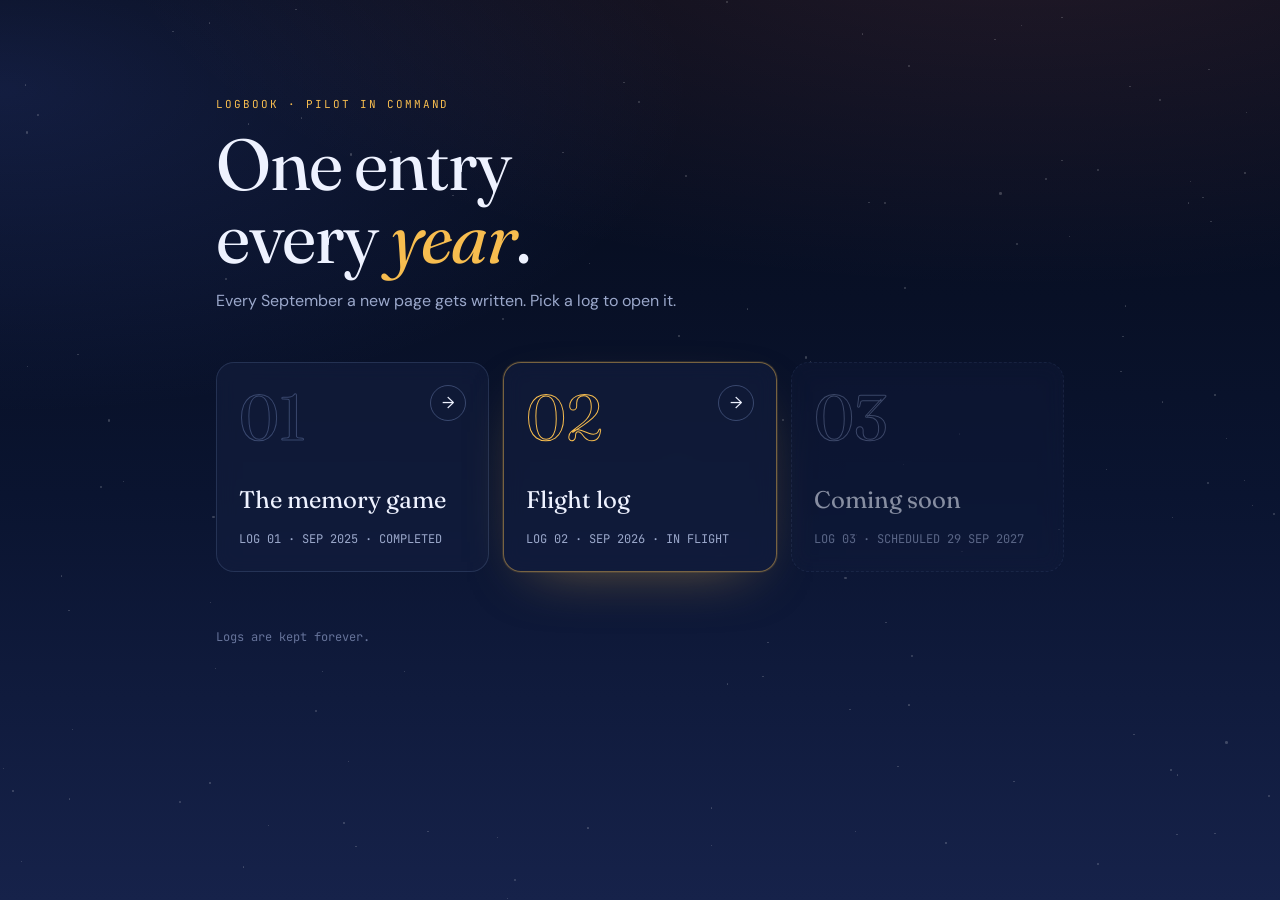
<file: index.html>
<!DOCTYPE html>
<html lang="en">
<head>
  <meta charset="UTF-8">
  <meta name="viewport" content="width=device-width, initial-scale=1.0, viewport-fit=cover">
  <title>Logbook</title>
  <meta name="description" content="Flight logbook.">
  <meta name="theme-color" content="#050a17">
  <meta name="robots" content="noindex, nofollow">
  <link rel="icon" href="data:image/svg+xml,<svg xmlns='http://www.w3.org/2000/svg' viewBox='0 0 24 24'><path fill='%23f7bd4f' d='M21 16v-2l-8-5V3.5a1.5 1.5 0 0 0-3 0V9l-8 5v2l8-2.5V19l-2 1.5V22l3.5-1 3.5 1v-1.5L13 19v-5.5z'/></svg>">
  <link rel="preconnect" href="https://fonts.googleapis.com">
  <link rel="preconnect" href="https://fonts.gstatic.com" crossorigin>
  <link href="https://fonts.googleapis.com/css2?family=DM+Sans:opsz,wght@9..40,400;9..40,500;9..40,700&family=Fraunces:ital,opsz,wght@0,9..144,400;0,9..144,600;1,9..144,400&family=JetBrains+Mono:wght@400;600&display=swap" rel="stylesheet">
  <link rel="stylesheet" href="assets/theme.css">
  <style>
    main {
      position: relative; z-index: 1;
      max-width: 880px; margin: 0 auto;
      padding: clamp(48px, 10vh, 110px) var(--gutter) 64px;
    }
    header h1 {
      font-family: var(--font-display);
      font-weight: 400;
      font-size: clamp(40px, 9vw, 72px);
      line-height: 1.02;
      margin: 12px 0 14px;
      letter-spacing: -0.02em;
    }
    header h1 em { color: var(--amber); font-style: italic; }
    header p { color: var(--muted); max-width: 46ch; margin: 0; }

    .entries {
      list-style: none; padding: 0; margin: 48px 0 0;
      display: grid; gap: 14px;
      grid-template-columns: repeat(auto-fit, minmax(240px, 1fr));
    }
    .entry {
      position: relative;
      display: flex; flex-direction: column; gap: 10px;
      min-height: 210px;
      padding: 22px;
      border: 1px solid var(--line);
      border-radius: var(--radius);
      background: var(--panel);
      backdrop-filter: blur(10px);
      -webkit-backdrop-filter: blur(10px);
      text-decoration: none;
      transition: transform .5s var(--ease-out), border-color .3s, background .3s;
    }
    a.entry:hover { transform: translateY(-4px); border-color: var(--line-strong); background: var(--panel-strong); }
    .entry .num {
      font-family: var(--font-display); font-size: 64px; line-height: 1;
      color: transparent; -webkit-text-stroke: 1px var(--line-strong);
    }
    .entry h2 { font-family: var(--font-display); font-weight: 400; font-size: 24px; margin: auto 0 0; }
    .entry .meta { font-family: var(--font-mono); font-size: 12px; color: var(--muted); }
    .entry .go {
      position: absolute; top: 22px; right: 22px;
      width: 36px; height: 36px; border-radius: 50%;
      display: grid; place-items: center;
      border: 1px solid var(--line-strong);
      transition: background .3s, color .3s;
    }
    a.entry:hover .go { background: var(--amber); color: var(--sky-0); }
    .entry.current { border-color: rgba(247, 189, 79, 0.45); box-shadow: 0 0 0 1px rgba(247,189,79,.12), 0 20px 60px -30px rgba(247, 189, 79, 0.5); }
    .entry.current .num { -webkit-text-stroke-color: var(--amber); }
    .entry.future { opacity: .55; border-style: dashed; }
    .entry.future .num { -webkit-text-stroke-color: var(--faint); }

    footer { margin-top: 56px; color: var(--faint); font-family: var(--font-mono); font-size: 12px; }
  </style>
</head>
<body>
  <main>
    <header>
      <span class="label">Logbook · Pilot in command</span>
      <h1>One entry<br>every <em>year</em>.</h1>
      <p>Every September a new page gets written. Pick a log to open it.</p>
    </header>

    <ol class="entries">
      <li>
        <a class="entry" href="2025-year2-memory-game/">
          <span class="num">01</span>
          <span class="go" aria-hidden="true">→</span>
          <h2>The memory game</h2>
          <span class="meta">LOG 01 · SEP 2025 · COMPLETED</span>
        </a>
      </li>
      <li>
        <a class="entry current" href="year3/">
          <span class="num">02</span>
          <span class="go" aria-hidden="true">→</span>
          <h2>Flight log</h2>
          <span class="meta">LOG 02 · SEP 2026 · IN FLIGHT</span>
        </a>
      </li>
      <li>
        <div class="entry future" aria-disabled="true">
          <span class="num">03</span>
          <h2>Coming soon</h2>
          <span class="meta">LOG 03 · SCHEDULED 29 SEP 2027</span>
        </div>
      </li>
    </ol>

    <footer>Logs are kept forever.</footer>
  </main>
  <script src="assets/sky.js"></script>
</body>
</html>
</file>
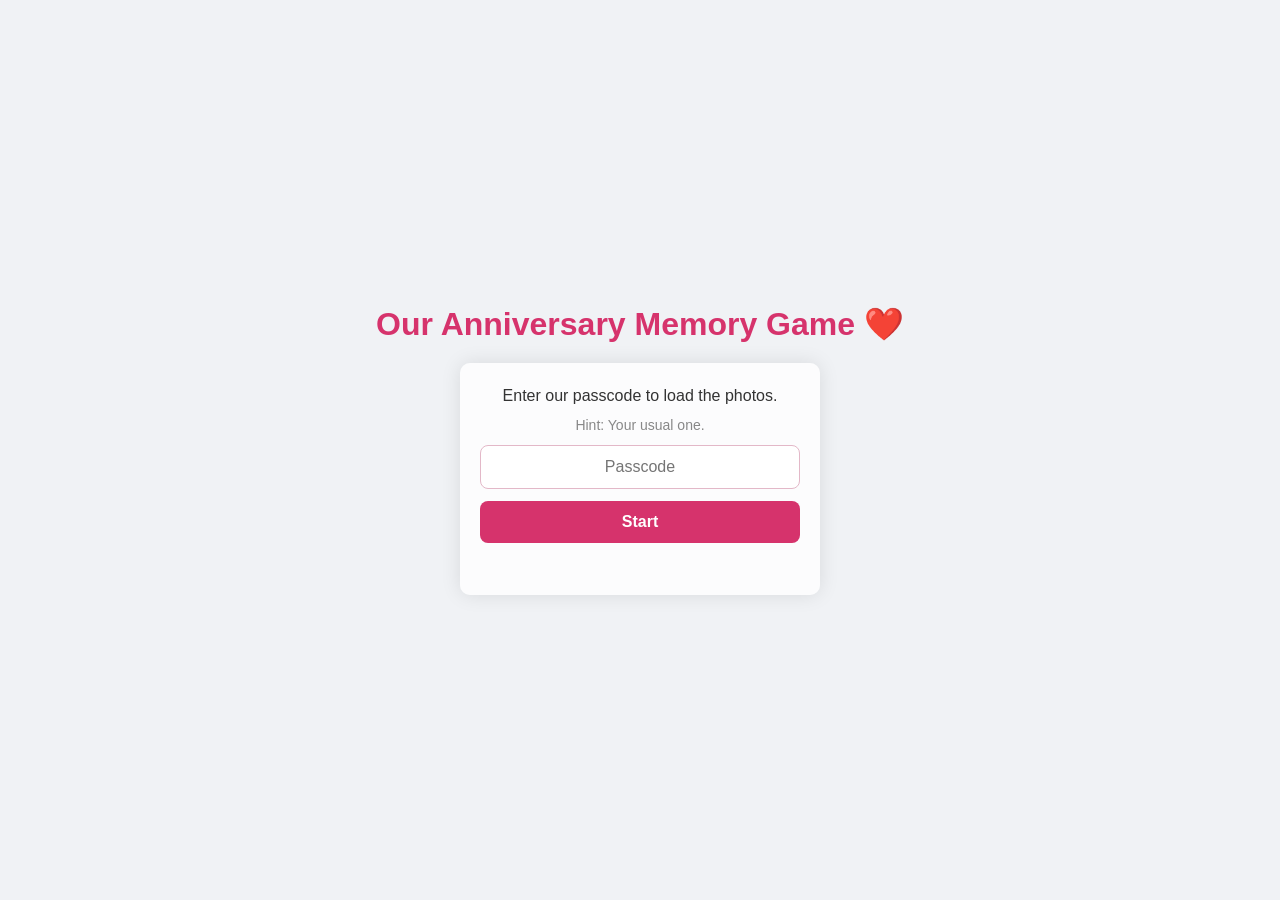
<file: 2025-year2-memory-game/index.html>
<!DOCTYPE html>
<html lang="en">
<head>
    <meta charset="UTF-8">
    <meta name="viewport" content="width=device-width, initial-scale=1.0">
    <title>Our Memory Game</title>
    <link rel="stylesheet" href="style.css">
</head>
<body>
    <h1>Our Anniversary Memory Game ❤️</h1>

    <div class="floating-elements"></div>

    <form class="unlock" id="unlock">
        <p>Enter our passcode to load the photos.</p>
        <p class="hint" id="hint"></p>
        <input id="pass" type="password" autocomplete="off" autocapitalize="off" spellcheck="false" placeholder="Passcode" aria-label="Passcode">
        <button type="submit">Start</button>
        <p class="error" id="error" role="alert"></p>
    </form>

    <section class="memory-game" hidden>
        </section>

    <script src="script.js"></script>
</body>
</html>
</file>
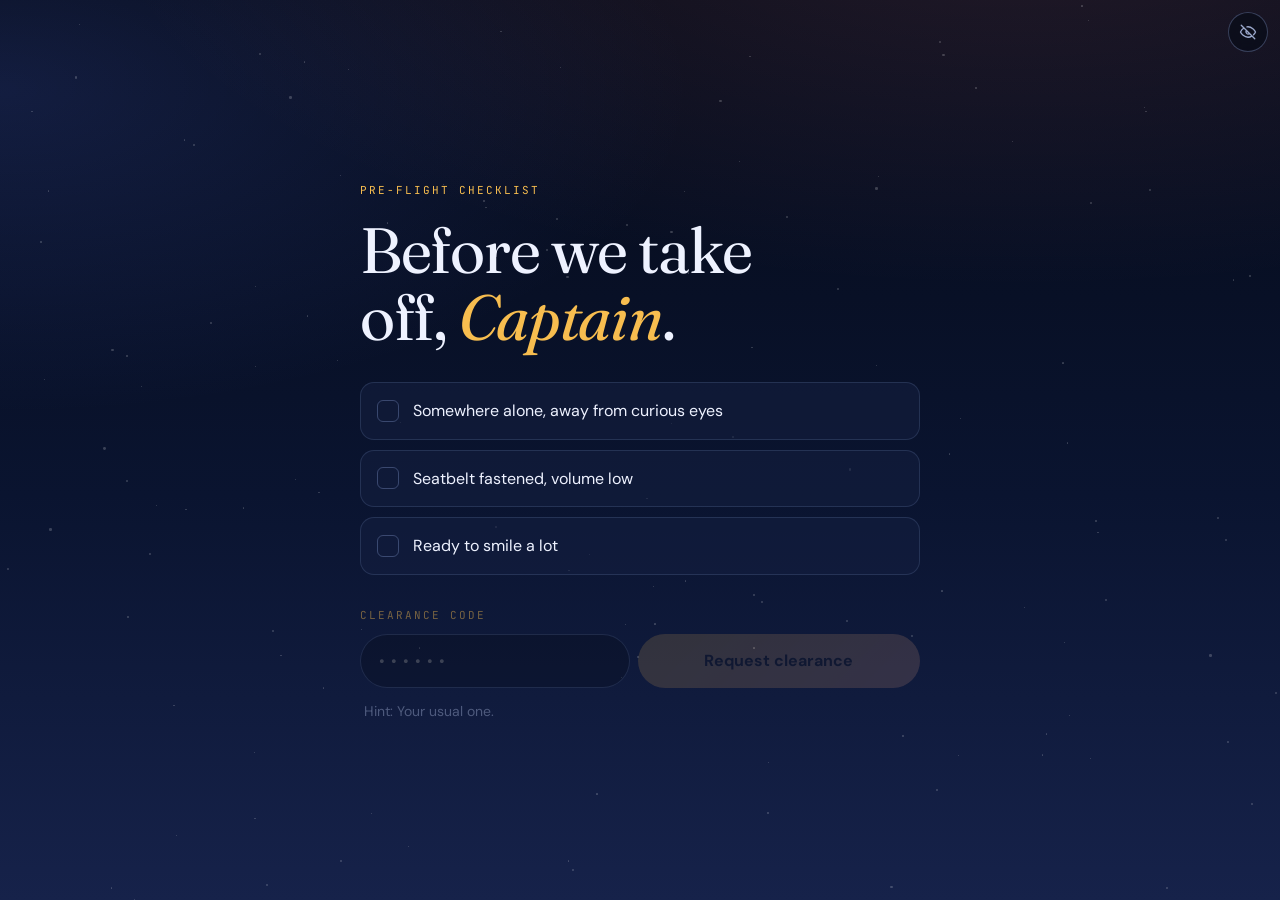
<file: year3/index.html>
<!DOCTYPE html>
<html lang="en">
<head>
  <meta charset="UTF-8">
  <meta name="viewport" content="width=device-width, initial-scale=1.0, viewport-fit=cover">
  <title>Flight Notes</title>
  <meta name="description" content="Flight planning notes.">
  <meta name="theme-color" content="#050a17">
  <meta name="robots" content="noindex, nofollow">
  <link rel="icon" href="data:image/svg+xml,<svg xmlns='http://www.w3.org/2000/svg' viewBox='0 0 24 24'><path fill='%23f7bd4f' d='M21 16v-2l-8-5V3.5a1.5 1.5 0 0 0-3 0V9l-8 5v2l8-2.5V19l-2 1.5V22l3.5-1 3.5 1v-1.5L13 19v-5.5z'/></svg>">
  <link rel="preconnect" href="https://fonts.googleapis.com">
  <link rel="preconnect" href="https://fonts.gstatic.com" crossorigin>
  <link href="https://fonts.googleapis.com/css2?family=DM+Sans:opsz,wght@9..40,400;9..40,500;9..40,700&family=Fraunces:ital,opsz,wght@0,9..144,400;0,9..144,600;1,9..144,400&family=JetBrains+Mono:wght@400;600&display=swap" rel="stylesheet">
  <link rel="stylesheet" href="../assets/theme.css">
  <link rel="stylesheet" href="style.css">
</head>
<body>
  <!-- Quick hide: one tap swaps to boring study notes. -->
  <button id="hide-btn" class="hide-btn" type="button" aria-label="Quick hide" title="Quick hide">
    <svg viewBox="0 0 24 24" width="18" height="18" aria-hidden="true"><path fill="none" stroke="currentColor" stroke-width="1.8" stroke-linecap="round" stroke-linejoin="round" d="M3 3l18 18M10.6 5.1A9.8 9.8 0 0 1 12 5c5 0 9 4.5 10 7-.4 1-1.3 2.4-2.6 3.7M6.6 6.6C4.4 8 2.9 10 2 12c1 2.5 5 7 10 7 1.9 0 3.6-.6 5.1-1.5M9.9 9.9a3 3 0 0 0 4.2 4.2"/></svg>
  </button>

  <div id="decoy" class="decoy" hidden>
    <article class="decoy-page">
      <p class="decoy-crumb">Ground School / Meteorology / Week 6</p>
      <h1 id="decoy-title" class="decoy-title">METAR decoding — revision notes</h1>
      <p class="decoy-meta">Last edited 2 days ago</p>

      <h2>Example</h2>
      <pre>OMDB 291400Z 33012KT 9999 FEW040 36/18 Q1004 NOSIG</pre>
      <table>
        <tr><th>OMDB</th><td>Station — Dubai International</td></tr>
        <tr><th>291400Z</th><td>Day 29, 1400 UTC</td></tr>
        <tr><th>33012KT</th><td>Wind from 330° at 12 knots</td></tr>
        <tr><th>9999</th><td>Visibility 10 km or more</td></tr>
        <tr><th>FEW040</th><td>Few clouds at 4,000 ft</td></tr>
        <tr><th>36/18</th><td>Temperature 36 °C, dew point 18 °C</td></tr>
        <tr><th>Q1004</th><td>QNH 1004 hPa</td></tr>
        <tr><th>NOSIG</th><td>No significant change expected</td></tr>
      </table>

      <h2>To revise</h2>
      <ul>
        <li>QNH vs QFE — which one reads zero on the runway?</li>
        <li>CAVOK conditions: vis ≥ 10 km, no cloud below 5,000 ft, no CB/TCU</li>
        <li>Density altitude on hot days → longer takeoff roll</li>
        <li>TAF validity periods and PROB30/PROB40</li>
      </ul>

      <h2>Before takeoff checklist</h2>
      <ol>
        <li>Flight controls — free and correct</li>
        <li>Instruments — set and checked</li>
        <li>Fuel — on, sufficient</li>
        <li>Flaps — set for takeoff</li>
        <li>Harness — secure, doors closed</li>
      </ol>
    </article>
  </div>

  <div id="app">
    <!-- 1. Countdown until midnight (India time) on the anniversary -->
    <section id="screen-countdown" class="screen" hidden>
      <div class="screen-inner">
        <span class="label">Flight notes · Entry 02</span>
        <h1 class="display">Boarding opens at <em>midnight</em>.</h1>
        <div class="countdown" role="timer" aria-live="off">
          <div><span id="cd-d">00</span><small>days</small></div>
          <div><span id="cd-h">00</span><small>hrs</small></div>
          <div><span id="cd-m">00</span><small>min</small></div>
          <div><span id="cd-s">00</span><small>sec</small></div>
        </div>
      </div>
    </section>

    <!-- 2. Pre-flight checklist + passcode -->
    <section id="screen-checklist" class="screen" hidden>
      <div class="screen-inner">
        <span class="label">Pre-flight checklist</span>
        <h1 class="display">Before we take off, <em>Captain</em>.</h1>
        <ul class="checklist">
          <li><button type="button" role="checkbox" aria-checked="false"><span class="box"></span>Somewhere alone, away from curious eyes</button></li>
          <li><button type="button" role="checkbox" aria-checked="false"><span class="box"></span>Seatbelt fastened, volume low</button></li>
          <li><button type="button" role="checkbox" aria-checked="false"><span class="box"></span>Ready to smile a lot</button></li>
        </ul>
        <form id="pass-form" class="pass-form" autocomplete="off">
          <label for="pass" class="label">Clearance code</label>
          <div class="pass-row">
            <input id="pass" type="password" inputmode="text" autocapitalize="off" autocorrect="off" spellcheck="false" placeholder="••••••" disabled>
            <button type="submit" class="btn-primary" disabled>Request clearance</button>
          </div>
          <p id="pass-hint" class="pass-hint"></p>
          <p id="pass-error" class="pass-error" role="alert"></p>
          <div id="pass-help" class="pass-help" aria-live="polite"></div>
        </form>
      </div>
    </section>

    <!-- 3. Takeoff animation -->
    <section id="screen-takeoff" class="screen takeoff" hidden aria-live="polite">
      <div class="runway" aria-hidden="true"><span></span><span></span><span></span><span></span><span></span><span></span></div>
      <svg class="takeoff-plane" viewBox="0 0 24 24" aria-hidden="true"><path fill="currentColor" d="M21 16v-2l-8-5V3.5a1.5 1.5 0 0 0-3 0V9l-8 5v2l8-2.5V19l-2 1.5V22l3.5-1 3.5 1v-1.5L13 19v-5.5z"/></svg>
      <p class="takeoff-text"><span class="label">Tower</span><br>Cleared for takeoff.</p>
    </section>

    <!-- 4. The log itself, rendered by app.js after decryption -->
    <main id="log" hidden></main>
  </div>

  <dialog id="letter" class="letter">
    <article class="letter-paper">
      <header>
        <span id="letter-meta" class="letter-meta"></span>
        <button type="button" class="letter-close" aria-label="Close">✕</button>
      </header>
      <h2 id="letter-title"></h2>
      <div id="letter-body" class="letter-body"></div>
      <p class="letter-sign">— over and out ♥</p>
    </article>
  </dialog>

  <script src="../assets/sky.js"></script>
  <script type="module" src="app.js"></script>
</body>
</html>
</file>
<file: assets/theme.css>
/* Shared night-flight theme for the logbook hub and each year's entry. */
:root {
  --sky-0: #050a17;
  --sky-1: #0a1430;
  --sky-2: #16224a;
  --panel: rgba(20, 32, 64, 0.55);
  --panel-strong: rgba(16, 26, 54, 0.86);
  --line: rgba(170, 195, 255, 0.14);
  --line-strong: rgba(170, 195, 255, 0.28);
  --ink: #eef2ff;
  --muted: #9ba8cb;
  --faint: #66739a;
  --amber: #f7bd4f;
  --amber-soft: rgba(247, 189, 79, 0.14);
  --rose: #ff8fab;
  --rose-soft: rgba(255, 143, 171, 0.14);
  --green: #6fe3b4;
  --paper: #fbf5ea;
  --paper-ink: #2b2233;
  --paper-muted: #7a6c78;

  --font-display: "Fraunces", Georgia, serif;
  --font-body: "DM Sans", system-ui, -apple-system, "Segoe UI", sans-serif;
  --font-mono: "JetBrains Mono", ui-monospace, "SFMono-Regular", Consolas, monospace;

  --radius: 18px;
  --gutter: 16px;
  --ease-out: cubic-bezier(0.22, 1, 0.36, 1);
  color-scheme: dark;
}

*, *::before, *::after { box-sizing: border-box; }
html { -webkit-text-size-adjust: 100%; }
body {
  margin: 0;
  min-height: 100vh;
  min-height: 100dvh;
  background:
    radial-gradient(120% 70% at 80% -10%, rgba(255, 143, 171, 0.12), transparent 60%),
    radial-gradient(90% 60% at 0% 10%, rgba(88, 120, 255, 0.16), transparent 60%),
    linear-gradient(180deg, var(--sky-0) 0%, var(--sky-1) 55%, var(--sky-2) 100%);
  background-attachment: fixed;
  background-color: var(--sky-0);
  color: var(--ink);
  font-family: var(--font-body);
  font-size: 16px;
  line-height: 1.6;
  overflow-x: hidden;
  -webkit-font-smoothing: antialiased;
}
img { max-width: 100%; display: block; }
button { font: inherit; color: inherit; }
a { color: inherit; }
:focus-visible { outline: 2px solid var(--amber); outline-offset: 3px; border-radius: 6px; }

.mono { font-family: var(--font-mono); letter-spacing: 0.04em; }
.label {
  font-family: var(--font-mono);
  font-size: 11px;
  letter-spacing: 0.18em;
  text-transform: uppercase;
  color: var(--amber);
}

/* Starfield, filled in by assets/sky.js */
.sky { position: fixed; inset: 0; pointer-events: none; z-index: 0; overflow: hidden; }
.star {
  position: absolute;
  border-radius: 50%;
  background: #fff;
  opacity: 0.2;
  animation: twinkle var(--d, 4s) ease-in-out var(--delay, 0s) infinite alternate;
}
@keyframes twinkle { to { opacity: var(--peak, 0.9); } }
.shooting {
  position: absolute;
  width: 120px; height: 1px;
  background: linear-gradient(90deg, rgba(255,255,255,0.9), transparent);
  transform: rotate(-18deg);
  opacity: 0;
  animation: shoot 1.4s ease-out forwards;
}
@keyframes shoot {
  0% { opacity: 0; translate: 0 0; }
  15% { opacity: 1; }
  100% { opacity: 0; translate: -340px 110px; }
}

@media (prefers-reduced-motion: reduce) {
  *, *::before, *::after { animation-duration: 0.001ms !important; animation-iteration-count: 1 !important; transition-duration: 0.001ms !important; scroll-behavior: auto !important; }
}
</file>
<file: 2025-year2-memory-game/style.css>
* {
    padding: 0;
    margin: 0;
    box-sizing: border-box;
}

body {
    font-family: 'Helvetica', sans-serif;
    display: flex;
    flex-direction: column;
    align-items: center;
    justify-content: center;
    min-height: 100vh;
    background: #f0f2f5;
    color: #333;
    overflow-x: hidden;
    position: relative;
    padding: 20px 10px;
}

[hidden] {
    display: none !important;
}

h1 {
    margin-bottom: 20px;
    color: #d6336c;
    z-index: 10;
    position: relative;
    text-align: center;
}

.unlock {
    width: min(360px, 100%);
    display: flex;
    flex-direction: column;
    gap: 12px;
    text-align: center;
    z-index: 10;
    position: relative;
    background-color: rgba(255, 255, 255, 0.8);
    padding: 24px 20px;
    border-radius: 10px;
    box-shadow: 0 0 20px rgba(0,0,0,0.1);
}

.unlock .hint {
    color: #888;
    font-size: 14px;
}

.unlock input {
    font: inherit;
    font-size: 16px;
    padding: 12px 14px;
    border: 1px solid #e3b8c8;
    border-radius: 8px;
    text-align: center;
}

.unlock input:focus {
    outline: 2px solid #d6336c;
    outline-offset: 1px;
}

.unlock button {
    font: inherit;
    font-size: 16px;
    font-weight: bold;
    padding: 12px;
    border: 0;
    border-radius: 8px;
    color: #fff;
    background: #d6336c;
    cursor: pointer;
}

.unlock button:disabled {
    opacity: 0.6;
    cursor: wait;
}

.unlock .error {
    color: #d6336c;
    font-size: 14px;
    min-height: 1.2em;
}

.memory-game {
    width: min(640px, 100%);
    display: flex;
    flex-wrap: wrap;
    perspective: 1000px;
    z-index: 10;
    position: relative;
    background-color: rgba(255, 255, 255, 0.8);
    padding: 10px;
    border-radius: 10px;
    box-shadow: 0 0 20px rgba(0,0,0,0.1);
}

.memory-card {
    width: calc(25% - 10px);
    aspect-ratio: 3 / 4;
    margin: 5px;
    position: relative;
    transform-style: preserve-3d;
    transition: transform 0.5s;
    cursor: pointer;
}

.memory-card:active {
    transform: scale(0.97);
    transition: transform 0.2s;
}

.memory-card.flip {
    transform: rotateY(180deg);
}

.front-face,
.back-face {
    width: 100%;
    height: 100%;
    padding: 10px;
    position: absolute;
    border-radius: 5px;
    background: #fff;
    backface-visibility: hidden;
    box-shadow: 0 4px 8px rgba(0,0,0,0.1);
    display: flex;
    align-items: center;
    justify-content: center;
}

.front-face {
    transform: rotateY(180deg);
    object-fit: cover;
    padding: 4px;
}

.back-face {
    font-size: 48px;
    color: #d6336c;
    background: linear-gradient(45deg, #f8f9fa, #e9ecef);
}

.floating-elements {
    position: absolute;
    top: 0;
    left: 0;
    width: 100%;
    height: 100%;
    overflow: hidden;
    pointer-events: none;
}

.floating-love {
    position: absolute;
    background: radial-gradient(circle at 30% 30%, rgba(255, 105, 180, 0.7), rgba(255, 0, 0, 0.5));
    border-radius: 50%;
    box-shadow: 0 0 15px rgba(255, 105, 180, 0.6);
    filter: blur(8px);
    opacity: 0;
    animation: floatUp 15s infinite linear;
    z-index: 1;
}

.floating-love.heart {
    width: 60px;
    height: 60px;
    background: radial-gradient(circle at 30% 30%, rgba(255, 105, 180, 0.7), rgba(255, 0, 0, 0.5));
    position: absolute;
    transform: rotate(-45deg);
    border-radius: 0 50% 50% 50%;
}

.floating-love.heart::before,
.floating-love.heart::after {
    content: "";
    position: absolute;
    width: 100%;
    height: 100%;
    border-radius: 50%;
    background: radial-gradient(circle at 30% 30%, rgba(255, 105, 180, 0.7), rgba(255, 0, 0, 0.5));
    box-shadow: 0 0 15px rgba(255, 105, 180, 0.6);
}

.floating-love.heart::before {
    top: -50%;
    left: 0;
}

.floating-love.heart::after {
    left: 50%;
    top: 0;
}


@keyframes floatUp {
    0% {
        transform: translateY(0);
        opacity: 0.7;
    }
    99% {
        opacity: 0.5;
    }
    100% {
        transform: translateY(-130vh); 
        opacity: 0;
    }
}
</file>
<file: year3/style.css>
/* Flight Log · Year 2 */
#app { position: relative; z-index: 1; }

.display {
  font-family: var(--font-display);
  font-weight: 400;
  font-size: clamp(34px, 8vw, 64px);
  line-height: 1.05;
  letter-spacing: -0.02em;
  margin: 14px 0 0;
  text-wrap: balance;
}
.display em { font-style: italic; color: var(--amber); }

.btn-primary {
  appearance: none; border: 0; cursor: pointer;
  padding: 14px 22px; border-radius: 999px;
  background: linear-gradient(135deg, var(--amber), #ffb08a);
  color: #1a1206; font-weight: 700;
  box-shadow: 0 10px 30px -12px rgba(247, 189, 79, 0.7);
  transition: transform .3s var(--ease-out), box-shadow .3s, opacity .3s;
}
.btn-primary:hover:not(:disabled) { transform: translateY(-2px); }
.btn-primary:active:not(:disabled) { transform: scale(0.97); }
.btn-primary:disabled { opacity: .35; cursor: not-allowed; box-shadow: none; }
.btn-ghost {
  appearance: none; cursor: pointer;
  padding: 10px 16px; border-radius: 999px;
  border: 1px solid var(--line-strong); background: transparent;
  font-family: var(--font-mono); font-size: 12px; letter-spacing: .06em;
  color: var(--muted);
  transition: color .3s, border-color .3s, background .3s;
}
.btn-ghost:hover { color: var(--ink); border-color: var(--amber); background: var(--amber-soft); }

/* ------------------------------------------------------------------ */
/* Quick hide + decoy                                                  */
/* ------------------------------------------------------------------ */
.hide-btn {
  position: fixed; z-index: 50;
  top: max(12px, env(safe-area-inset-top)); right: 12px;
  width: 40px; height: 40px; border-radius: 50%;
  display: grid; place-items: center; cursor: pointer;
  border: 1px solid var(--line-strong);
  background: rgba(5, 10, 23, 0.6);
  backdrop-filter: blur(8px); -webkit-backdrop-filter: blur(8px);
  color: var(--muted);
}
.hide-btn:hover { color: var(--ink); }
.hide-btn[hidden] { display: none; }

.decoy {
  position: fixed; inset: 0; z-index: 100; overflow-y: auto;
  background: #fbfbfa; color: #37352f;
  font-family: -apple-system, "Segoe UI", Helvetica, Arial, sans-serif;
}
.decoy[hidden] { display: none; }
.decoy-page { max-width: 720px; margin: 0 auto; padding: 56px 20px 80px; font-size: 15px; line-height: 1.6; }
.decoy-crumb { color: #9b9a97; font-size: 13px; margin: 0 0 18px; }
.decoy-title { font-size: 30px; font-weight: 700; margin: 0; user-select: none; -webkit-user-select: none; -webkit-touch-callout: none; cursor: default; }
.decoy-meta { color: #9b9a97; font-size: 13px; margin: 6px 0 28px; }
.decoy h2 { font-size: 19px; margin: 30px 0 10px; }
.decoy pre { background: #f1f1ef; padding: 12px 14px; border-radius: 4px; overflow-x: auto; font-size: 13px; }
.decoy table { border-collapse: collapse; width: 100%; font-size: 14px; }
.decoy th, .decoy td { border: 1px solid #e9e9e7; padding: 6px 10px; text-align: left; vertical-align: top; }
.decoy th { font-family: ui-monospace, Consolas, monospace; font-weight: 600; white-space: nowrap; background: #f7f7f5; }
.decoy ul, .decoy ol { padding-left: 22px; }

/* ------------------------------------------------------------------ */
/* Gate screens                                                        */
/* ------------------------------------------------------------------ */
.screen {
  min-height: 100vh; min-height: 100dvh;
  display: grid; place-items: center;
  padding: 72px var(--gutter) 48px;
}
.screen[hidden] { display: none; }
.screen-inner { width: 100%; max-width: 560px; animation: rise .9s var(--ease-out) both; }
@keyframes rise { from { opacity: 0; transform: translateY(18px); } }

.countdown {
  display: grid; grid-template-columns: repeat(4, 1fr); gap: 8px;
  margin: 36px 0 28px;
}
.countdown > div {
  display: flex; flex-direction: column; align-items: center;
  padding: 16px 4px 12px;
  border: 1px solid var(--line); border-radius: 14px;
  background: var(--panel);
}
.countdown span { font-family: var(--font-mono); font-size: clamp(28px, 8vw, 44px); font-weight: 600; color: var(--amber); font-variant-numeric: tabular-nums; line-height: 1.1; }
.countdown small { font-family: var(--font-mono); font-size: 10px; letter-spacing: .18em; text-transform: uppercase; color: var(--muted); }

.checklist { list-style: none; padding: 0; margin: 32px 0 26px; display: grid; gap: 10px; }
.checklist button {
  width: 100%; display: flex; align-items: center; gap: 14px;
  padding: 15px 16px; text-align: left; cursor: pointer;
  border: 1px solid var(--line); border-radius: 14px; background: var(--panel);
  transition: border-color .3s, background .3s;
}
.checklist .box {
  flex: none; width: 22px; height: 22px; border-radius: 6px;
  border: 1.5px solid var(--line-strong);
  display: grid; place-items: center;
  transition: background .3s var(--ease-out), border-color .3s;
}
.checklist [aria-checked="true"] { border-color: rgba(111, 227, 180, 0.45); background: rgba(111, 227, 180, 0.08); }
.checklist [aria-checked="true"] .box { background: var(--green); border-color: var(--green); }
.checklist [aria-checked="true"] .box::after { content: "✓"; color: #062016; font-weight: 700; font-size: 14px; }

.pass-form { opacity: .45; transition: opacity .4s; }
.pass-form.ready { opacity: 1; }
.pass-row { display: flex; gap: 8px; margin-top: 8px; flex-wrap: wrap; }
.pass-row input {
  flex: 1 1 180px; min-width: 0;
  padding: 14px 16px; border-radius: 999px;
  border: 1px solid var(--line-strong); background: rgba(5, 10, 23, 0.6);
  color: var(--ink); font-family: var(--font-mono); font-size: 16px; letter-spacing: .12em;
}
.pass-row input:focus { outline: none; border-color: var(--amber); box-shadow: 0 0 0 3px var(--amber-soft); }
.pass-row .btn-primary { flex: 1 1 auto; }
.pass-hint { color: var(--muted); font-size: 14px; margin: 12px 4px 0; }
.pass-error { color: var(--rose); font-size: 14px; margin: 6px 4px 0; min-height: 1.4em; }
.pass-help { display: grid; gap: 10px; margin-top: 14px; }
.pass-help:empty { display: none; }
.help-card {
  display: flex; align-items: center; gap: 16px;
  padding: 14px 16px; border-radius: 16px;
  border: 1px solid rgba(247, 189, 79, 0.35);
  background: linear-gradient(135deg, var(--amber-soft), var(--panel));
}
.help-card p { margin: 2px 0 0; font-size: 15px; }
.help-pic {
  flex: none; width: 76px; height: 76px; border-radius: 18px;
  display: grid; place-items: center; font-size: 46px;
  background: radial-gradient(circle at 50% 70%, rgba(247,189,79,.35), rgba(255,255,255,.05));
  animation: hop 1.6s ease-in-out infinite;
}
@keyframes hop { 0%, 60%, 100% { transform: translateY(0); } 30% { transform: translateY(-9px) rotate(-4deg); } }
.help-partial {
  flex: none; padding: 10px 12px; border-radius: 10px;
  background: rgba(5, 10, 23, 0.6); border: 1px solid var(--line-strong);
  font-size: 16px; font-weight: 600; letter-spacing: .14em; color: var(--amber);
}
.help-stuck { margin: 4px 4px 0; font-family: var(--font-display); font-style: italic; font-size: 19px; color: var(--rose); }
.pass-help .new { animation: rise .7s var(--ease-out) both; }
@media (max-width: 380px) { .help-card:has(.help-partial) { flex-direction: column; align-items: flex-start; } }
.shake { animation: shake .45s; }
@keyframes shake { 20%, 60% { transform: translateX(-8px); } 40%, 80% { transform: translateX(8px); } }

/* Takeoff */
.takeoff { position: relative; overflow: hidden; perspective: 400px; }
.runway {
  position: absolute; left: 50%; bottom: -10%;
  width: 160px; height: 120%;
  transform: translateX(-50%) rotateX(62deg); transform-origin: bottom;
  background: linear-gradient(180deg, transparent, rgba(255,255,255,0.05) 40%, rgba(255,255,255,0.1));
  border-left: 2px solid rgba(247, 189, 79, 0.5); border-right: 2px solid rgba(247, 189, 79, 0.5);
  display: flex; flex-direction: column; align-items: center; justify-content: space-around;
}
.runway span { width: 6px; height: 50px; background: rgba(255,255,255,0.7); animation: dash .5s linear infinite; }
@keyframes dash { to { transform: translateY(90px); } }
.takeoff-plane {
  position: absolute; left: 50%; bottom: 18%;
  width: 64px; height: 64px; margin-left: -32px;
  color: var(--ink);
  filter: drop-shadow(0 0 20px rgba(247, 189, 79, 0.6));
  animation: liftoff 2.6s cubic-bezier(.6, 0, .4, 1) forwards;
}
@keyframes liftoff {
  0%, 35% { transform: translateY(0) scale(1); }
  100% { transform: translateY(-75vh) scale(0.3); opacity: 0; }
}
.takeoff-text {
  position: relative; text-align: center;
  font-family: var(--font-display); font-size: clamp(30px, 8vw, 52px); line-height: 1.2;
  animation: rise .8s var(--ease-out) .2s both;
}

/* ------------------------------------------------------------------ */
/* Log layout                                                          */
/* ------------------------------------------------------------------ */
#log { max-width: 920px; margin: 0 auto; padding: 0 var(--gutter) 60px; }
#log[hidden] { display: none; }

.hero {
  min-height: 100vh; min-height: 100dvh;
  display: flex; flex-direction: column; justify-content: center;
  padding: 90px 0 70px; position: relative;
  animation: rise 1.1s var(--ease-out) both;
}
.hero-title { font-size: clamp(42px, 10vw, 88px); max-width: 12ch; }
.hero-sub { color: var(--muted); font-size: clamp(16px, 2.4vw, 19px); max-width: 44ch; margin: 18px 0 30px; }
.scroll-cue {
  position: absolute; bottom: 24px; left: 0;
  font-family: var(--font-mono); font-size: 11px; letter-spacing: .2em; text-transform: uppercase; color: var(--faint);
  display: flex; align-items: center; gap: 10px;
}
.scroll-cue i { display: block; width: 1px; height: 36px; background: linear-gradient(var(--amber), transparent); animation: drip 2s ease-in-out infinite; transform-origin: top; }
@keyframes drip { 0% { transform: scaleY(0); } 50% { transform: scaleY(1); } 100% { transform: scaleY(1); opacity: 0; } }

.sec { padding: 72px 0; border-top: 1px solid var(--line); }
.sec-head { margin-bottom: 28px; }
.sec-title { font-family: var(--font-display); font-weight: 400; font-size: clamp(32px, 7vw, 52px); line-height: 1.05; letter-spacing: -0.015em; margin: 10px 0 0; }
.sec-lede { color: var(--muted); max-width: 52ch; margin: -8px 0 28px; }
.sub-label { margin: 34px 0 12px; color: var(--muted); }

.reveal { opacity: 0; transform: translateY(26px); transition: opacity .9s var(--ease-out), transform .9s var(--ease-out); }
.reveal.in { opacity: 1; transform: none; }

/* ------------------------------------------------------------------ */
/* 01 · Logbook stats                                                  */
/* ------------------------------------------------------------------ */
.stats { display: grid; grid-template-columns: repeat(2, 1fr); gap: 10px; }
@media (min-width: 760px) { .stats { grid-template-columns: repeat(4, 1fr); } }
.stat { padding: 18px 16px; border-radius: 16px; border: 1px solid var(--line); background: var(--panel); display: flex; flex-direction: column; gap: 4px; }
.stat-value { font-family: var(--font-mono); font-size: clamp(24px, 6vw, 32px); font-weight: 600; font-variant-numeric: tabular-nums; }
.stat-label { font-size: 13px; color: var(--muted); }

/* ------------------------------------------------------------------ */
/* 02 · Story timeline                                                 */
/* ------------------------------------------------------------------ */
.legs { list-style: none; margin: 0; padding: 0; position: relative; }
.legs::before {
  content: ""; position: absolute; left: 27px; top: 10px; bottom: 10px; width: 2px;
  background: linear-gradient(var(--amber), var(--rose) 60%, rgba(170,195,255,.2));
  opacity: .5;
}
.leg { display: grid; grid-template-columns: 56px 1fr; gap: 14px; margin-bottom: 22px; transition-delay: calc(var(--i) * 40ms); }
.leg-marker { position: relative; display: flex; justify-content: center; padding-top: 18px; }
.leg-alt {
  position: relative; z-index: 1;
  min-width: 54px; padding: 4px 6px; border-radius: 8px; text-align: center;
  font-size: 11px; font-weight: 600; color: var(--amber);
  background: var(--sky-1); border: 1px solid rgba(247, 189, 79, 0.4);
}
.leg-card { padding: 20px; border-radius: var(--radius); border: 1px solid var(--line); background: var(--panel); backdrop-filter: blur(8px); -webkit-backdrop-filter: blur(8px); min-width: 0; }
.leg-meta { display: flex; justify-content: space-between; gap: 10px; flex-wrap: wrap; font-family: var(--font-mono); font-size: 11px; letter-spacing: .14em; text-transform: uppercase; }
.leg-phase { color: var(--amber); }
.leg-when { color: var(--faint); }
.leg-title { font-family: var(--font-display); font-weight: 400; font-size: 26px; line-height: 1.15; margin: 8px 0 12px; }
.leg-body p { margin: 0 0 12px; color: #d6dcf0; }
.leg-body p:last-child { margin-bottom: 0; }
.leg-photo-frame { margin: 0 0 14px; border-radius: 12px; overflow: hidden; background: rgba(255,255,255,.04); aspect-ratio: 4 / 5; max-width: 420px; }
.leg-photo-frame.loading { animation: shimmer 1.4s ease-in-out infinite; }
@keyframes shimmer { 50% { background: rgba(255,255,255,.09); } }
.leg-photo { width: 100%; height: 100%; object-fit: cover; object-position: center 30%; }

.leg.turbulence .leg-alt { color: var(--rose); border-color: rgba(255,143,171,.5); }
.leg.turbulence .leg-card { border-color: rgba(255, 143, 171, 0.3); background: linear-gradient(135deg, rgba(255,143,171,.08), var(--panel)); }
.leg.turbulence .leg-phase { color: var(--rose); }
.leg.turbulence.in .leg-card { animation: turb 1.2s ease-in-out .4s 1; }
@keyframes turb { 10%, 50% { transform: translate(-3px, 1px) rotate(-.4deg); } 30%, 70% { transform: translate(3px, -1px) rotate(.4deg); } 90% { transform: translate(-1px, 0); } }

@media (min-width: 760px) {
  .leg { grid-template-columns: 90px 1fr; gap: 20px; }
  .legs::before { left: 44px; }
  .leg-card { padding: 26px 28px; }
}

/* ------------------------------------------------------------------ */
/* 03 · Letters                                                        */
/* ------------------------------------------------------------------ */
.env-grid { display: grid; grid-template-columns: repeat(2, 1fr); gap: 10px; }
@media (min-width: 760px) { .env-grid { grid-template-columns: repeat(3, 1fr); } }
.envelope {
  appearance: none; cursor: pointer; text-align: left;
  position: relative; overflow: hidden;
  border: 1px solid var(--line); border-radius: 16px; background: var(--panel);
  transition: transform .4s var(--ease-out), border-color .3s, background .3s;
}
.envelope:hover:not(:disabled) { transform: translateY(-3px); border-color: var(--line-strong); }
.envelope.daily { display: flex; flex-direction: column; gap: 6px; padding: 16px; min-height: 140px; }
.envelope.daily::before {
  /* Envelope flap: a V from both top corners down to the middle */
  content: ""; position: absolute; inset: 0 0 auto 0; height: 38px;
  background:
    linear-gradient(to top right, transparent calc(50% - 1px), var(--line-strong) 50%, transparent calc(50% + 1px)) left / 50% 100% no-repeat,
    linear-gradient(to top left, transparent calc(50% - 1px), var(--line-strong) 50%, transparent calc(50% + 1px)) right / 50% 100% no-repeat;
  pointer-events: none;
}
.env-date { font-size: 22px; font-weight: 600; color: var(--amber); margin-top: 26px; }
.env-label { font-size: 14px; line-height: 1.35; }
.env-status { margin-top: auto; font-size: 11px; letter-spacing: .08em; color: var(--muted); }
.envelope.locked { cursor: not-allowed; opacity: .5; }
.envelope.locked .env-date { color: var(--muted); }
.envelope.fresh { border-color: rgba(255, 143, 171, 0.55); background: linear-gradient(135deg, rgba(255,143,171,.14), var(--panel)); box-shadow: 0 0 0 1px rgba(255,143,171,.15), 0 14px 40px -24px var(--rose); }
.envelope.fresh .env-status { color: var(--rose); }
.envelope.fresh .env-status::before { content: "● "; animation: blink 1.2s steps(2) infinite; }
@keyframes blink { 50% { opacity: 0; } }

.env-list { display: grid; gap: 8px; }
@media (min-width: 760px) { .env-list { grid-template-columns: repeat(2, 1fr); } }
.envelope.anytime { display: flex; align-items: center; gap: 14px; padding: 15px 16px; }
.env-icon { flex: none; width: 36px; height: 36px; border-radius: 10px; display: grid; place-items: center; background: var(--rose-soft); color: var(--rose); font-size: 18px; }
.envelope.anytime.read .env-icon { background: rgba(255,255,255,.05); color: var(--faint); }

/* Letter dialog */
.letter {
  border: 0; padding: 0; background: transparent; color: var(--paper-ink);
  width: min(620px, calc(100vw - 2 * var(--gutter))); max-height: calc(100dvh - 40px);
}
.letter::backdrop { background: rgba(3, 6, 15, 0.72); backdrop-filter: blur(6px); -webkit-backdrop-filter: blur(6px); }
.letter[open] { animation: unfold .6s var(--ease-out); }
@keyframes unfold { from { opacity: 0; transform: translateY(30px) rotateX(18deg) scale(.96); } }
.letter-paper, .final-letter {
  background:
    repeating-linear-gradient(transparent 0 31px, rgba(43, 34, 51, 0.06) 31px 32px),
    var(--paper);
  border-radius: 16px;
  padding: 26px 24px 30px;
  box-shadow: 0 30px 80px -20px rgba(0,0,0,.6);
}
.letter-paper { max-height: calc(100dvh - 40px); overflow-y: auto; }
.letter-paper header { display: flex; justify-content: space-between; align-items: center; gap: 12px; margin-bottom: 8px; }
.letter-meta { font-family: var(--font-mono); font-size: 10px; letter-spacing: .16em; text-transform: uppercase; color: #b2476b; }
.letter-close { appearance: none; border: 0; background: rgba(43,34,51,.07); width: 34px; height: 34px; border-radius: 50%; cursor: pointer; color: var(--paper-ink); flex: none; }
.letter-paper h2, .final-letter h3 { font-family: var(--font-display); font-weight: 600; font-size: 28px; line-height: 1.15; margin: 8px 0 16px; }
.letter-body { font-family: var(--font-display); font-size: 18px; line-height: 1.65; }
.letter-body p { margin: 0 0 14px; }
.letter-sign { font-family: var(--font-display); font-style: italic; color: var(--paper-muted); text-align: right; margin: 18px 0 0; }

/* ------------------------------------------------------------------ */
/* 04 · Reasons                                                        */
/* ------------------------------------------------------------------ */
.reason-card {
  position: relative; overflow: hidden;
  min-height: 230px; padding: 34px 24px 24px;
  border-radius: 24px;
  border: 1px solid rgba(255, 143, 171, 0.3);
  background: radial-gradient(120% 120% at 0% 0%, rgba(255,143,171,.18), transparent 55%), var(--panel);
  display: flex; flex-direction: column; justify-content: space-between; gap: 18px;
}
.reason-quote { position: absolute; top: -30px; right: 14px; font-family: var(--font-display); font-size: 180px; line-height: 1; color: rgba(255,143,171,.15); }
.reason-text { position: relative; font-family: var(--font-display); font-size: clamp(22px, 5.4vw, 32px); line-height: 1.3; margin: 0; text-wrap: balance; }
.reason-num { font-size: 12px; color: var(--rose); letter-spacing: .12em; }
.reason-card.swap .reason-text, .reason-card.swap .reason-num { animation: swap .6s var(--ease-out); }
@keyframes swap { from { opacity: 0; transform: translateY(12px); filter: blur(4px); } }
.reason-actions { margin-top: 16px; }

/* ------------------------------------------------------------------ */
/* 05 · Radio decoder                                                  */
/* ------------------------------------------------------------------ */
.radio-panel {
  padding: 18px 16px 22px; border-radius: 24px;
  border: 1px solid var(--line-strong);
  background: radial-gradient(120% 120% at 100% 0%, var(--amber-soft), transparent 55%), var(--panel);
}
.radio-head {
  display: flex; flex-wrap: wrap; gap: 6px 16px;
  font-size: 11px; letter-spacing: .14em; color: var(--amber);
  padding-bottom: 14px; margin-bottom: 18px; border-bottom: 1px dashed var(--line-strong);
}
.radio-status { margin-left: auto; color: var(--rose); animation: blink 1.6s steps(1) infinite; }
.radio-panel.solved .radio-status { animation: none; color: var(--amber); }
.radio-words { display: flex; flex-wrap: wrap; gap: 18px 22px; }
.radio-word { display: flex; flex-wrap: wrap; gap: 6px; }
.radio-tile { display: flex; flex-direction: column; align-items: center; gap: 6px; width: 48px; cursor: text; }
.radio-code { font-size: 9px; letter-spacing: 0; text-transform: uppercase; white-space: nowrap; color: var(--muted); }
.radio-input {
  width: 40px; height: 48px; padding: 0;
  font-family: var(--font-mono); font-size: 22px; text-align: center; text-transform: uppercase;
  color: var(--ink); caret-color: var(--amber);
  background: rgba(255, 255, 255, 0.04); border: 1px solid var(--line-strong); border-radius: 10px;
}
.radio-input:focus { outline: none; border-color: var(--amber); box-shadow: 0 0 0 3px var(--amber-soft); }
.radio-tile.ok .radio-input { color: var(--amber); border-color: rgba(247, 189, 79, 0.55); background: var(--amber-soft); }
.radio-tile.ok .radio-code { color: var(--amber); }
.radio-done { margin-top: 22px; animation: swap .6s var(--ease-out); }
.radio-message { font-family: var(--font-display); font-size: clamp(26px, 6vw, 36px); line-height: 1.2; color: var(--rose); margin: 0 0 10px; }
.radio-reply { color: var(--muted); margin: 0; max-width: 52ch; }
@media (max-width: 420px) {
  .radio-panel { padding: 16px 12px 20px; }
  .radio-words { gap: 16px 14px; }
  .radio-word { gap: 3px; }
  .radio-tile { width: 40px; }
  .radio-code { font-size: 8px; }
  .radio-input { width: 38px; height: 46px; font-size: 20px; }
}

/* ------------------------------------------------------------------ */
/* 06 · In-flight movie (seatback screen)                              */
/* ------------------------------------------------------------------ */
.soundtrack {
  max-width: 520px; margin-bottom: 18px;
  padding: 14px 14px 10px; border-radius: 20px;
  border: 1px solid rgba(255, 143, 171, 0.3);
  background: radial-gradient(120% 140% at 0% 0%, rgba(255,143,171,.14), transparent 60%), var(--panel);
}
.soundtrack-head { padding: 0 4px 10px; }
.soundtrack-head p { margin: 4px 0 0; font-size: 14px; color: var(--muted); }
.soundtrack-player { display: block; width: 100%; height: 152px; border: 0; border-radius: 12px; overflow: hidden; }
.ife {
  max-width: 520px;
  padding: 10px 10px 0;
  border-radius: 26px;
  background: linear-gradient(160deg, #2a2f3d, #12151d);
  border: 1px solid rgba(255, 255, 255, 0.08);
  box-shadow: 0 30px 70px -30px rgba(0, 0, 0, 0.8), inset 0 1px 0 rgba(255,255,255,.08);
}
.ife-screen {
  position: relative; overflow: hidden;
  aspect-ratio: 4 / 5;
  border-radius: 16px;
  background: #000;
  box-shadow: inset 0 0 0 1px rgba(255,255,255,.05);
}
.ife-layer { position: absolute; inset: 0; opacity: 0; visibility: hidden; transition: opacity .6s, visibility 0s .6s; }
.ife-screen[data-mode="poster"] .ife-poster,
.ife-screen[data-mode="playing"] .ife-player,
.ife-screen[data-mode="paused"] .ife-player,
.ife-screen[data-mode="credits"] .ife-credits,
.ife-screen[data-mode="end"] .ife-end { opacity: 1; visibility: visible; transition: opacity .6s; }

/* Poster */
.ife-poster-bg { position: absolute; inset: 0; width: 100%; height: 100%; object-fit: cover; filter: blur(3px) brightness(.45) saturate(1.2); transform: scale(1.08); }
.ife-poster::after { content: ""; position: absolute; inset: 0; background: linear-gradient(180deg, rgba(0,0,0,.2), rgba(0,0,0,.25) 40%, rgba(5,8,20,.92)); }
.ife-poster-body {
  position: relative; z-index: 1; height: 100%;
  display: flex; flex-direction: column; justify-content: flex-end; align-items: center; text-align: center;
  padding: 24px 20px 28px; gap: 6px;
}
.ife-kicker { font-family: var(--font-mono); font-size: 10px; letter-spacing: .22em; text-transform: uppercase; color: var(--amber); margin-bottom: auto; padding-top: 6px; }
.ife-title { font-family: var(--font-display); font-weight: 600; font-size: clamp(56px, 17vw, 116px); line-height: .9; letter-spacing: .06em; margin: 0; text-shadow: 0 6px 40px rgba(255, 143, 171, .5); }
.ife-year { font-size: 14px; color: var(--muted); }
.ife-tagline { font-family: var(--font-display); font-style: italic; font-size: 17px; line-height: 1.35; max-width: 30ch; margin: 8px 0 4px; }
.ife-meta { display: flex; flex-wrap: wrap; justify-content: center; gap: 6px 14px; font-size: 11px; color: var(--muted); }
.ife-meta span:first-child { color: var(--rose); }
.ife-starring { font-size: 13px; color: var(--muted); margin: 2px 0 14px; }
.ife-play {
  appearance: none; border: 0; cursor: pointer;
  width: 68px; height: 68px; border-radius: 50%;
  display: grid; place-items: center;
  background: var(--ink); color: #0a0d18; font-size: 24px;
  box-shadow: 0 0 0 8px rgba(255,255,255,.12), 0 10px 40px rgba(255,143,171,.45);
  transition: transform .3s var(--ease-out);
  animation: breathe 2.4s ease-in-out infinite;
}
.ife-play span { transform: translateX(2px); }
.ife-play:hover { transform: scale(1.06); }
@keyframes breathe { 50% { box-shadow: 0 0 0 14px rgba(255,255,255,.06), 0 10px 40px rgba(255,143,171,.6); } }

/* Player */
.ife-bg { position: absolute; inset: 0; width: 100%; height: 100%; object-fit: cover; filter: blur(24px) brightness(.5); transform: scale(1.2); }
.ife-fg { position: absolute; inset: 0; width: 100%; height: 100%; object-fit: contain; }
.ife-fg.kb { animation: kenburns 5.2s ease-out forwards; }
@keyframes kenburns { from { transform: scale(1); opacity: .2; } 12% { opacity: 1; } to { transform: scale(1.07); } }
.ife-player::after { content: ""; position: absolute; inset: 0; pointer-events: none; background: linear-gradient(180deg, rgba(0,0,0,.45), transparent 18%, transparent 62%, rgba(0,0,0,.75)); }
.ife-bars { position: absolute; z-index: 2; top: 10px; left: 10px; right: 10px; display: flex; gap: 4px; }
.ife-bars i { flex: 1; height: 3px; border-radius: 3px; background: rgba(255,255,255,.28); overflow: hidden; position: relative; }
.ife-bars i::after { content: ""; position: absolute; inset: 0; background: #fff; transform-origin: left; transform: scaleX(var(--p, 0)); }
.ife-scene-no { position: absolute; z-index: 2; top: 22px; left: 12px; font-size: 10px; letter-spacing: .18em; color: rgba(255,255,255,.75); }
.ife-sub {
  position: absolute; z-index: 2; left: 16px; right: 16px; bottom: 18px; margin: 0;
  text-align: center; font-size: clamp(16px, 4.4vw, 19px); line-height: 1.35; font-weight: 500;
  color: #fff9d6; text-shadow: 0 2px 6px #000, 0 0 2px #000;
  text-wrap: balance;
}
.ife-sub.show { animation: rise .8s var(--ease-out) .25s both; }
.ife-tap { position: absolute; z-index: 3; top: 0; bottom: 0; appearance: none; border: 0; background: transparent; cursor: pointer; padding: 0; }
.ife-tap.prev { left: 0; width: 28%; }
.ife-tap.toggle { left: 28%; width: 44%; }
.ife-tap.next { right: 0; width: 28%; }
.ife-tap:focus-visible { outline-offset: -4px; }
.ife-paused {
  position: absolute; z-index: 2; top: 50%; left: 50%; transform: translate(-50%, -50%);
  padding: 8px 14px; border-radius: 999px; background: rgba(0,0,0,.6); font-size: 12px; letter-spacing: .14em;
  opacity: 0; transition: opacity .3s; pointer-events: none;
}
.ife-screen[data-mode="paused"] .ife-paused { opacity: 1; }

/* Credits */
.ife-credits { background: #000; }
.ife-roll { position: absolute; left: 0; right: 0; top: 100%; padding: 0 24px; text-align: center; }
.ife-roll.rolling { animation: roll 24s linear forwards; }
@keyframes roll { to { transform: translateY(calc(-1 * var(--dist, 200%))); } }
.ife-roll-title { font-family: var(--font-display); font-size: 30px; margin: 0 0 40px; }
.ife-credit { display: flex; flex-direction: column; gap: 2px; margin: 0 0 26px; }
.ife-credit span:first-child { font-family: var(--font-mono); font-size: 10px; letter-spacing: .22em; text-transform: uppercase; color: var(--amber); }
.ife-credit span:last-child { font-family: var(--font-display); font-size: 19px; line-height: 1.3; }
.ife-disclaimer { margin-top: 48px; font-size: 12px; color: var(--muted); font-style: italic; }
.ife-skip {
  position: absolute; z-index: 2; right: 12px; bottom: 12px;
  appearance: none; border: 1px solid rgba(255,255,255,.2); background: rgba(0,0,0,.5); cursor: pointer;
  padding: 6px 12px; border-radius: 999px; font-size: 11px; letter-spacing: .1em; color: var(--muted);
}

/* End card */
.ife-end { background: radial-gradient(circle at 50% 45%, rgba(255,143,171,.18), #000 70%); display: flex; flex-direction: column; align-items: center; justify-content: center; gap: 8px; text-align: center; }
.ife-the-end { font-family: var(--font-display); font-style: italic; font-size: 48px; margin: 0; }
.ife-tbc { font-family: var(--font-mono); font-size: 12px; letter-spacing: .2em; color: var(--rose); margin: 0 0 18px; }
.ife-screen[data-mode="end"] .ife-the-end { animation: rise 1.2s var(--ease-out) both; }
.ife-screen[data-mode="end"] .ife-tbc { animation: rise 1.2s var(--ease-out) .8s both; }

/* Control strip under the screen */
.ife-controls { display: flex; align-items: center; gap: 4px; padding: 8px 6px 10px; }
.ife-btn { appearance: none; border: 0; background: transparent; cursor: pointer; width: 38px; height: 38px; border-radius: 50%; color: var(--muted); font-size: 14px; }
.ife-btn:hover { background: rgba(255,255,255,.08); color: var(--ink); }
.ife-time { font-size: 11px; color: var(--muted); margin-left: 6px; font-variant-numeric: tabular-nums; white-space: nowrap; }
.ife-seat { white-space: nowrap; margin-left: auto; font-size: 10px; letter-spacing: .18em; color: var(--faint); padding-right: 6px; }

@media (max-width: 420px) {
  .ife { padding: 8px 8px 0; }
  .ife-screen { aspect-ratio: 2 / 3; }
  .ife-poster-body { padding: 18px 14px 20px; gap: 4px; }
  .ife-tagline { font-size: 15px; margin: 4px 0 2px; }
  .ife-starring { margin-bottom: 10px; }
  .ife-play { width: 58px; height: 58px; font-size: 20px; }
}

/* ------------------------------------------------------------------ */
/* 07 · Final letter + boarding pass                                   */
/* ------------------------------------------------------------------ */
.final-locked {
  display: flex; align-items: center; gap: 14px;
  padding: 22px; border-radius: var(--radius);
  border: 1px dashed var(--line-strong); color: var(--muted);
}
.final-locked[hidden], .final-content[hidden] { display: none; }
.final-locked p { margin: 0; }
.lock-icon { font-size: 24px; }
.final-content { animation: rise 1s var(--ease-out) both; }
.final-letter { color: var(--paper-ink); margin-bottom: 34px; }

.boarding-pass { display: flex; flex-direction: column; filter: drop-shadow(0 30px 50px rgba(0,0,0,.45)); }
.bp-main, .bp-stub { background: #fffaf2; color: var(--paper-ink); }
.bp-main { border-radius: 18px 18px 0 0; padding: 20px 20px 18px; position: relative; }
.bp-top { display: flex; justify-content: space-between; align-items: center; padding-bottom: 14px; border-bottom: 1px solid rgba(43,34,51,.08); }
.bp-airline { font-family: var(--font-display); font-weight: 600; font-size: 17px; color: #b2476b; }
.bp-kind { font-size: 10px; letter-spacing: .2em; text-transform: uppercase; color: var(--paper-muted); }
.bp-route { display: flex; align-items: center; justify-content: space-between; margin: 18px 0; }
.bp-route > div { display: flex; flex-direction: column; }
.bp-dest { text-align: right; }
.bp-code { font-family: var(--font-mono); font-weight: 600; font-size: clamp(38px, 11vw, 54px); line-height: 1; }
.bp-dest .bp-code { color: #e0507a; }
.bp-city { font-size: 13px; color: var(--paper-muted); }
.bp-arrow { font-size: 22px; color: #b2476b; transform: rotate(90deg); }
.bp-grid { display: grid; grid-template-columns: repeat(3, 1fr); gap: 12px 10px; }
.bp-field { display: flex; flex-direction: column; min-width: 0; }
.bp-field.wide { grid-column: 1 / -1; }
.bp-label { font-family: var(--font-mono); font-size: 9px; letter-spacing: .18em; text-transform: uppercase; color: var(--paper-muted); }
.bp-value { font-family: var(--font-mono); font-weight: 600; font-size: 15px; }
.bp-field.wide .bp-value { font-size: 17px; }
.bp-barcode { display: flex; gap: 2px; height: 46px; margin-top: 18px; }
.bp-barcode i { display: block; flex: 1 1 0; background: var(--paper-ink); }
.bp-barcode i:nth-child(3n) { background: transparent; }

.bp-stub {
  appearance: none; border: 0; cursor: pointer; text-align: left;
  border-radius: 0 0 18px 18px; padding: 18px 20px 20px;
  display: flex; flex-direction: column; gap: 6px;
  border-top: 2px dashed rgba(43, 34, 51, 0.22);
  position: relative;
  transition: transform .9s var(--ease-out), opacity .9s;
}
.bp-stub::before, .bp-stub::after {
  content: ""; position: absolute; top: -12px; width: 22px; height: 22px; border-radius: 50%;
  background: var(--sky-1);
}
.bp-stub::before { left: -11px; }
.bp-stub::after { right: -11px; }
.bp-coupon { font-family: var(--font-display); font-size: 17px; line-height: 1.4; }
.bp-tear { font-size: 11px; letter-spacing: .12em; color: #b2476b; margin-top: 4px; }
.bp-stub.torn { transform: translate(10px, 22px) rotate(3deg); }
.captain-line {
  font-family: var(--font-display); font-style: italic;
  font-size: clamp(20px, 4.6vw, 26px); line-height: 1.4; text-align: center;
  max-width: 34ch; margin: 44px auto 0; color: var(--ink); text-wrap: balance;
}

@media (min-width: 760px) {
  .boarding-pass { flex-direction: row; }
  .bp-main { flex: 1; border-radius: 18px 0 0 18px; padding: 26px 28px; }
  .bp-stub { width: 230px; border-radius: 0 18px 18px 0; border-top: 0; border-left: 2px dashed rgba(43,34,51,.22); justify-content: center; }
  .bp-stub::before, .bp-stub::after { left: -12px; right: auto; }
  .bp-stub::before { top: -11px; }
  .bp-stub::after { top: auto; bottom: -11px; }
  .bp-stub.torn { transform: translate(22px, 8px) rotate(4deg); }
  .bp-grid { grid-template-columns: repeat(4, 1fr); }
  .bp-field.wide { grid-column: span 2; }
}

/* Footer */
.log-foot {
  display: flex; flex-wrap: wrap; justify-content: space-between; gap: 12px;
  padding: 36px 0 8px; border-top: 1px solid var(--line);
  font-size: 12px; color: var(--faint);
}
.back-link { color: var(--muted); text-decoration: none; }
.back-link:hover { color: var(--amber); }

/* Win celebration */
.hearts { position: fixed; inset: 0; pointer-events: none; z-index: 60; overflow: hidden; }
.hearts span {
  position: absolute; bottom: -40px;
  font-size: var(--size); color: var(--rose);
  animation: float-up var(--dur) ease-out var(--delay) forwards;
  opacity: 0;
}
.hearts span:nth-child(4n) { color: var(--amber); }
@keyframes float-up {
  0% { opacity: 0; transform: translate(0, 0) rotate(0); }
  10% { opacity: 1; }
  100% { opacity: 0; transform: translate(var(--drift), -110vh) rotate(25deg); }
}
</file>
